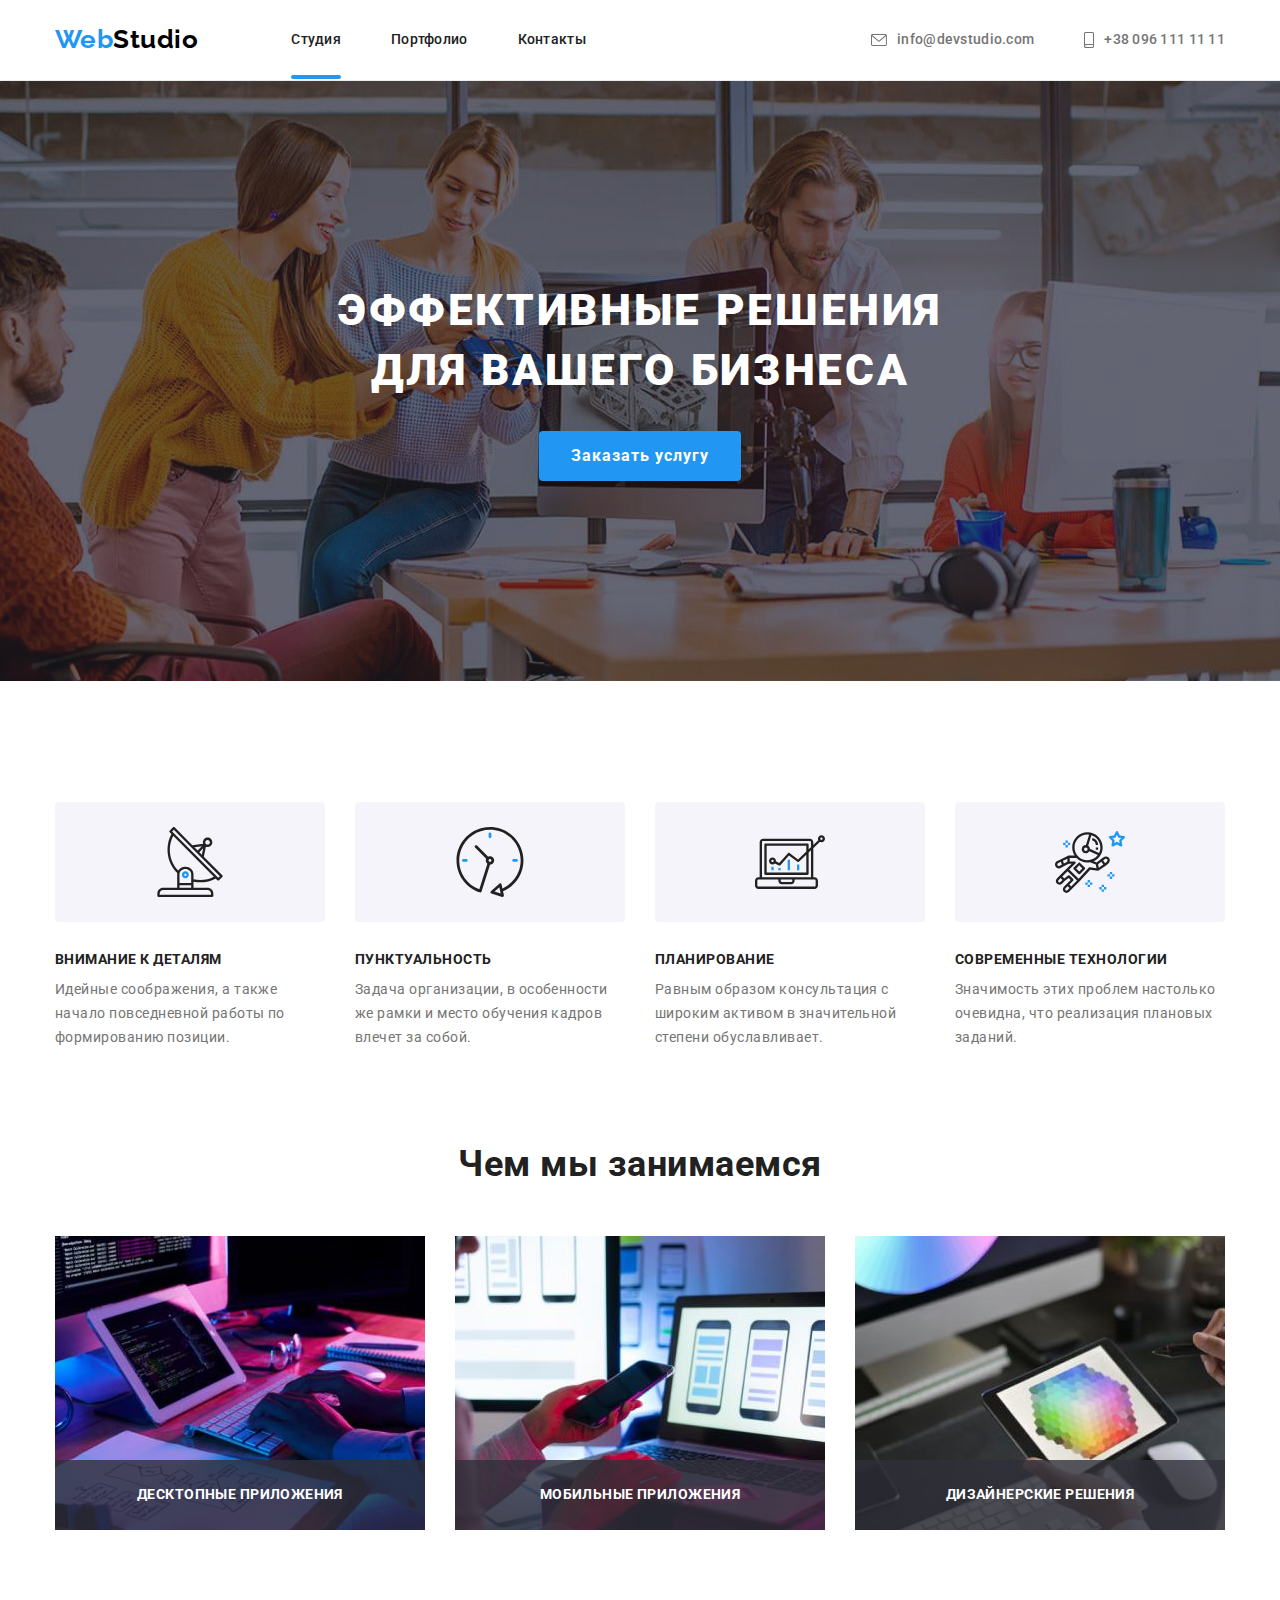
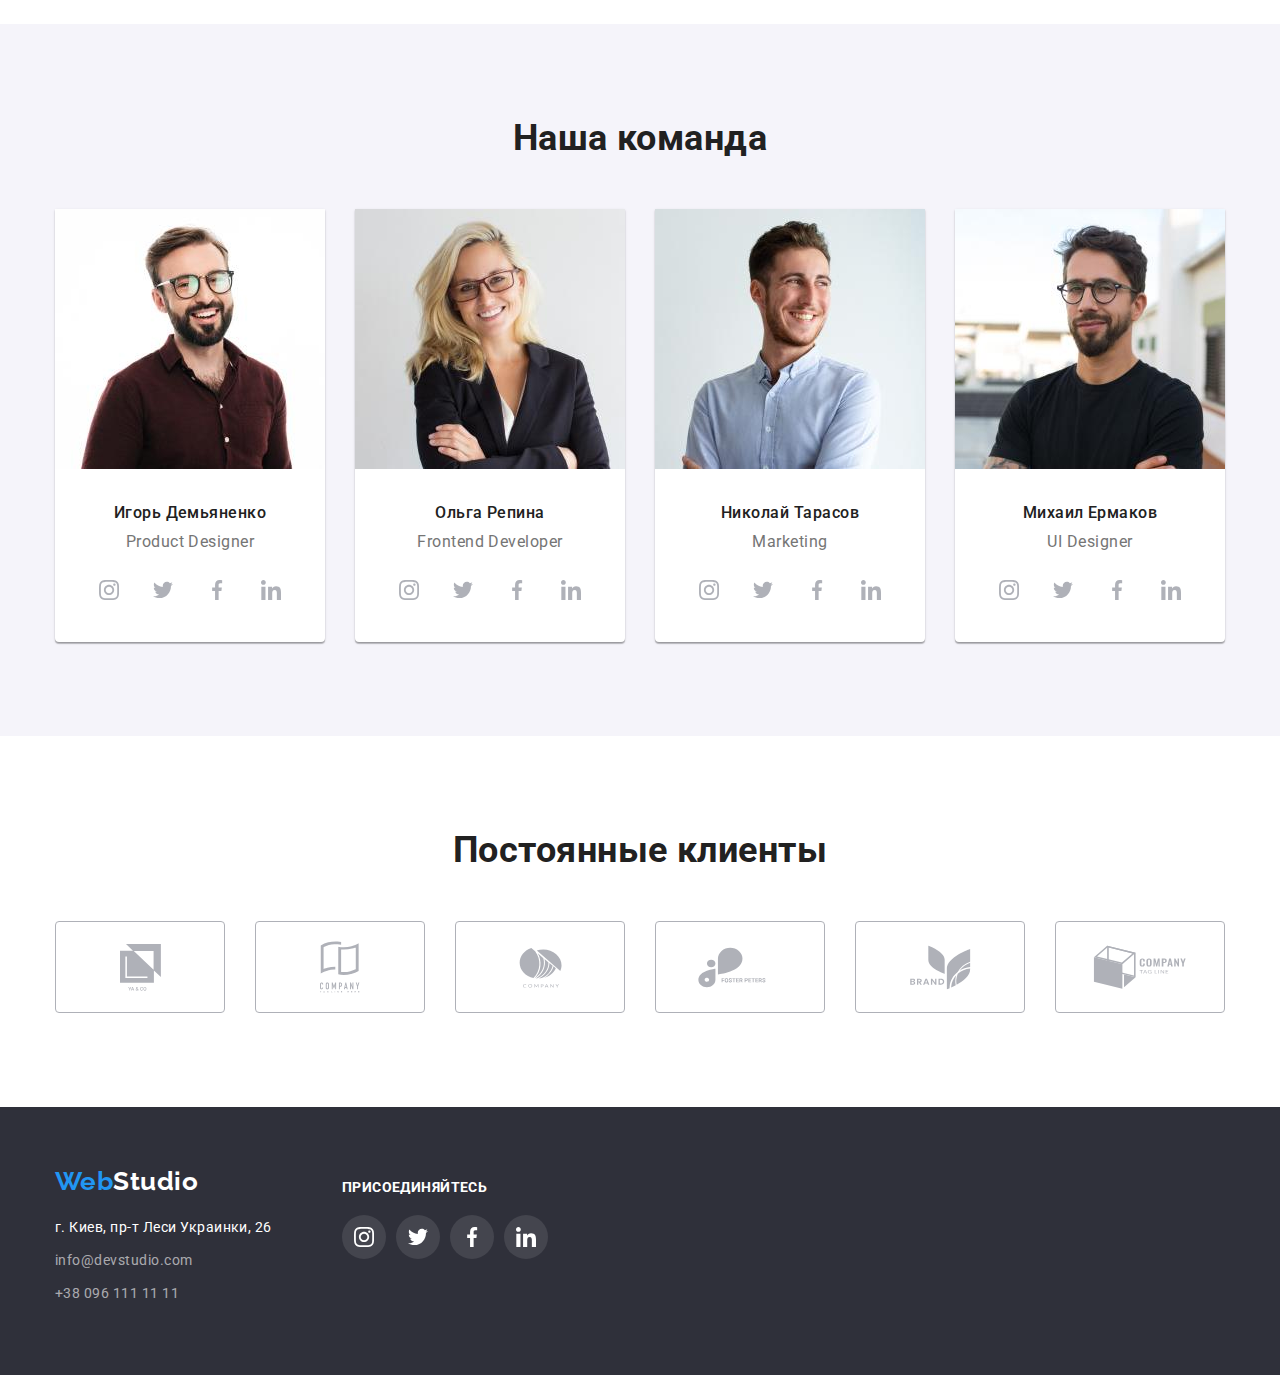
<file: index.html>
<!DOCTYPE html>
<html lang="ru">
<head>
    <meta charset="UTF-8">
    <meta http-equiv="X-UA-Compatible" content="IE=edge">
    <meta name="viewport" content="width=device-width, initial-scale=1.0">
    <title>Document</title>
    <link rel="preconnect" href="https://fonts.googleapis.com">
    <link rel="preconnect" href="https://fonts.gstatic.com" crossorigin>
    <link href="https://fonts.googleapis.com/css2?family=Raleway:wght@700&family=Roboto:wght@400;500;700;900&display=swap"
        rel="stylesheet">
    <link rel="stylesheet" href="./css/modern-normalize.css">
    <link rel="stylesheet" href="./css/styles.css">
    
</head>
    <body>

        <!-- Хедер -->
        
        <header class="header">
            <div class="header-section container">
                <a lang="en" class="logo header-logo" href="/">
                    <span class="accent-logo">Web</span>Studio
                </a>
                <nav class="header-navigation">
                    <ul class="header-list">
                        <li class="header-item">
                            <a class="header-link current" href="./index.html">Студия</a>
                        </li>
                        <li class="header-item">
                            <a class="header-link" href="./portfolio.html">Портфолио</a>
                        </li>
                        <li class="header-item">
                            <a class="header-link" href="">Контакты</a>
                        </li>
                    </ul>
                </nav>

                <!-- Контакты -->

                    <ul class="contacts-list">
                        <li class="contacts-item">
                            <a class="contacts-link" href="mailto:info@devstudio.com">
                                <svg class="contacts-icon" width="16" height="12">
                                    <use href="./images/icons.svg#icon-mail">
                                
                                    </use>
                                </svg>
                                info@devstudio.com</a>
                        </li>
                        <li class="contacts-item">
                            <a class="contacts-link" href="tel:+380961111111">
                                <svg class="contacts-icon" width="10" height="16" >
                                    <use href="./images/icons.svg#icon-tel">

                                    </use>
                                </svg>
                                +38 096 111 11 11</a>
                        </li>
                    </ul>
            </div>
        </header>
        <main>

            <!-- Герой -->

            <section class="hero">           
                    <h1 class="hero-title">Эффективные решения для вашего бизнеса</h1>
                    <button class="hero-btn" type="button" data-modal-open>Заказать услугу</button>
            </section>

            <!-- Преимущества -->
            
            <section class="advantage">
                <div class="container">
                    <h2 class="advantage-title hidden-title">Наши преимущества</h2>
                    <ul class="advantage-list">
                        <li class="advantage-item">
                            <div class="advantage-icons">
                                <svg width="70" height="70">
                                    <use href="./images/icons.svg#icon-antenna">
                                    </use>
                                </svg>
                            </div>
                            <h3 class="advantage-item-title">Внимание к деталям</h3>
                            <p class="advantage-item-text">Идейные соображения, а также начало повседневной работы по формированию позиции.</p>
                        </li>
                        <li class="advantage-item">
                            <div class="advantage-icons">
                                <svg width="70" height="70">
                                    <use href="./images/icons.svg#icon-clock">
                                    </use>
                                </svg>
                            </div>
                            <h3 class="advantage-item-title">Пунктуальность</h3>
                            <p class="advantage-item-text">Задача организации, в особенности же рамки и место обучения кадров влечет за собой.</p>
                        </li>
                        <li class="advantage-item">
                            <div class="advantage-icons">
                                <svg width="70" height="70">
                                    <use href="./images/icons.svg#icon-diagram">
                                    </use>
                                </svg>
                            </div>
                            <h3 class="advantage-item-title">Планирование</h3>
                            <p class="advantage-item-text">Равным образом консультация с широким активом в значительной степени обуславливает.</p>
                        </li>
                        <li class="advantage-item">
                            <div class="advantage-icons">
                                <svg width="70" height="70">
                                    <use href="./images/icons.svg#icon-astronaut">
                                    </use>
                                </svg>
                            </div>
                            <h3 class="advantage-item-title">Современные технологии</h3>
                            <p class="advantage-item-text">Значимость этих проблем настолько очевидна, что реализация плановых заданий.</p>
                        </li>
                    </ul>
                </div>
            </section>

            <!-- Чем мы занимаемся -->

            <section class="whatwedo section">
                <div class="container">
                    <h2 class="whatwedo-title">Чем мы занимаемся</h2>
                    <ul class="whatwedo-list">
                        <li class="whatwedo-item">
                            <div class="what-we-do-card">
                                <img src="./images/whatwedo1.jpg" alt="Програмист набирает код" width="370" height="294">
                                <div class="what-we-do-text">
                                    <p>Десктопные приложения</p>
                                </div>
                            </div>
                        </li>
                        <li class="whatwedo-item">
                            <div class="what-we-do-card">
                                <img src="./images/whatwedo2.jpg" alt="Програмист набирает код" width="370" height="294">
                                <div class="what-we-do-text">
                                    <p>Мобильные приложения</p>
                                </div>
                            </div>
                        <li class="whatwedo-item">
                            <div class="what-we-do-card">
                                <img src="./images/whatwedo3.jpg" alt="Програмист набирает код" width="370" height="294">
                                <div class="what-we-do-text">
                                    <p>Дизайнерские решения</p>
                                </div>
                            </div>
                    </ul>
                </div>
            </section>
            <!-- Наша команда -->
            <section class="team section">
                <div class="container">
                    <h2 class="team-title">Наша команда</h2>
                    <ul class="team-list">
                        <li class="team-item">
                            <img src="./images/ouremployer1.jpg" alt="Фото сотрудника" width="270" height="260">
                            <h3 class="team-item-title">Игорь Демьяненко</h3>
                            <p lang="en" class="team-item-text">Product Designer</p>    
                            <ul class="team-social-list">
                                <li class="team-social-item">
                                    <a href="" class="team-social-link">
                                        <svg class="team-social-icon" width="20" height="20">
                                            <use href="./images/icons.svg#icon-instagram"></use>
                                        </svg>        
                                    </a>
                                </li>
                                <li class="team-social-item">
                                    <a href="" class="team-social-link">
                                        <svg class="team-social-icon" width="20" height="20">
                                            <use href="./images/icons.svg#icon-twitter"></use>
                                        </svg>
                                    </a>
                                </li>
                                <li class="team-social-item">
                                    <a href="" class="team-social-link">
                                        <svg class="team-social-icon" width="20" height="20">
                                            <use href="./images/icons.svg#icon-facebook"></use>
                                        </svg>
                                    </a>
                                </li>
                                <li class="team-social-item">
                                    <a href="" class="team-social-link">
                                        <svg class="team-social-icon" width="20" height="20">
                                            <use href="./images/icons.svg#icon-linkedin"></use>
                                        </svg>
                                    </a>
                                </li>
                            </ul>
                        </li>
                        <li class="team-item">
                            <img src="./images/ouremployer2.jpg" alt="Фото сотрудника" width="270" height="260">
                            <h3 class="team-item-title">Ольга Репина</h3>
                            <p lang="en" class="team-item-text">Frontend Developer</p>
                            <ul class="team-social-list">
                                <li class="team-social-item">
                                    <a href="" class="team-social-link">
                                        <svg class="team-social-icon" width="20" height="20">
                                            <use href="./images/icons.svg#icon-instagram"></use>
                                        </svg>        
                                    </a>
                                </li>
                                <li class="team-social-item">
                                    <a href="" class="team-social-link">
                                        <svg class="team-social-icon" width="20" height="20">
                                            <use href="./images/icons.svg#icon-twitter"></use>
                                        </svg>
                                    </a>
                                </li>
                                <li class="team-social-item">
                                    <a href="" class="team-social-link">
                                        <svg class="team-social-icon" width="20" height="20">
                                            <use href="./images/icons.svg#icon-facebook"></use>
                                        </svg>
                                    </a>
                                </li>
                                <li class="team-social-item">
                                    <a href="" class="team-social-link">
                                        <svg class="team-social-icon" width="20" height="20">
                                            <use href="./images/icons.svg#icon-linkedin"></use>
                                        </svg>
                                    </a>
                                </li>
                            </ul>
                        </li>
                        <li class="team-item">
                            <img src="./images/ouremployer3.jpg" alt="Фото сотрудника" width="270" height="260">
                            <h3 class="team-item-title">Николай Тарасов</h3>
                            <p lang="en" class="team-item-text">Marketing</p>
                            <ul class="team-social-list">
                                <li class="team-social-item">
                                    <a href="" class="team-social-link">
                                        <svg class="team-social-icon" width="20" height="20">
                                            <use href="./images/icons.svg#icon-instagram"></use>
                                        </svg>        
                                    </a>
                                </li>
                                <li class="team-social-item">
                                    <a href="" class="team-social-link">
                                        <svg class="team-social-icon" width="20" height="20">
                                            <use href="./images/icons.svg#icon-twitter"></use>
                                        </svg>
                                    </a>
                                </li>
                                <li class="team-social-item">
                                    <a href="" class="team-social-link">
                                        <svg class="team-social-icon" width="20" height="20">
                                            <use href="./images/icons.svg#icon-facebook"></use>
                                        </svg>
                                    </a>
                                </li>
                                <li class="team-social-item">
                                    <a href="" class="team-social-link">
                                        <svg class="team-social-icon" width="20" height="20">
                                            <use href="./images/icons.svg#icon-linkedin"></use>
                                        </svg>
                                    </a>
                                </li>
                            </ul>
                        </li>
                        <li class="team-item">
                            <img src="./images/ouremployer4.jpg" alt="Фото сотрудника" width="270" height="260">
                            <h3 class="team-item-title">Михаил Ермаков</h3>
                            <p lang="en" class="team-item-text">UI Designer</p>
                            <ul class="team-social-list">
                                <li class="team-social-item">
                                    <a href="" class="team-social-link">
                                        <svg class="team-social-icon" width="20" height="20">
                                            <use href="./images/icons.svg#icon-instagram"></use>
                                        </svg>        
                                    </a>
                                </li>
                                <li class="team-social-item">
                                    <a href="" class="team-social-link">
                                        <svg class="team-social-icon" width="20" height="20">
                                            <use href="./images/icons.svg#icon-twitter"></use>
                                        </svg>
                                    </a>
                                </li>
                                <li class="team-social-item">
                                    <a href="" class="team-social-link">
                                        <svg class="team-social-icon" width="20" height="20">
                                            <use href="./images/icons.svg#icon-facebook"></use>
                                        </svg>
                                    </a>
                                </li>
                                <li class="team-social-item">
                                    <a href="" class="team-social-link">
                                        <svg class="team-social-icon" width="20" height="20">
                                            <use href="./images/icons.svg#icon-linkedin"></use>
                                        </svg>
                                    </a>
                                </li>
                            </ul>
                        </li>
                    </ul>
                </div>
            </section>

            <!-- Постоянные клиенты -->

            <section class="clients section">
                <div class="container">
                    <h2 class="client-title">Постоянные клиенты</h2>
                    <ul class="clients-list">
                        <li class="client-item">
                            <div  class="client-box">
                                <a class="clients-link" href="/">
                                    <svg class="client-icon" width="41" height="47">
                                        <use href="./images/icons.svg#icon-company1"></use>
                                    </svg>
                                </a>
                            </div>
                        </li>
                        <li class="client-item">
                            <div class="client-box">
                                <a class="clients-link" href="/">
                                    <svg class="client-icon" width="40" height="52">
                                        <use href="./images/icons.svg#icon-company2"></use>
                                    </svg>
                                </a>
                            </div>
                        </li>
                        <li class="client-item">
                            <div class="client-box">
                                <a class="clients-link" href="/">
                                    <svg class="client-icon" width="43" height="41">
                                        <use href="./images/icons.svg#icon-company3"></use>
                                    </svg>
                                </a>
                            </div>
                        </li>
                        <li class="client-item">
                            <div class="client-box">
                                <a class="clients-link" href="/">
                                    <svg class="client-icon" width="84" height="41">
                                        <use href="./images/icons.svg#icon-company4"></use>
                                    </svg>
                                </a>
                            </div>
                        </li>
                        <li class="client-item">
                            <div class="client-box">
                                <a class="clients-link" href="/">
                                    <svg class="client-icon" width="63" height="45">
                                        <use href="./images/icons.svg#icon-company5"></use>
                                    </svg>
                                </a>
                            </div>
                        </li>
                        <li class="client-item">
                            <div class="client-box">
                                <a class="clients-link" href="/">
                                    <svg class="client-icon" width="94" height="44">
                                        <use href="./images/icons.svg#icon-company6"></use>
                                    </svg>
                                </a>
                            </div>
                        </li>
                    </ul>
                </div>
            </section>
            </main>

            <!-- Футер -->

            <footer class="footer">
                <div class="container main-box">
                    <div>
                        <div>
                            <a lang="en" class="logo logo-footer"  href="/">
                                <span class="accent-logo">Web</span>Studio
                            </a>
                        </div>
                        <div class="address-box">
                        <address class="address">
                            <ul class="address-list">
                                <li class="address-item"><a class="address-link map" href="https://goo.gl/maps/ziKzirgtUrX7f2B6A">г. Киев, пр-т Леси Украинки, 26</a></li>
                                <li class="address-item"><a class="address-link" href="mailto:info@devstudio.com">info@devstudio.com</a></li>
                                <li class="address-item"><a class="address-link" href="tel:+380961111111">+38 096 111 11 11</a></li>
                            </ul>
                        </address>
                        </div>
                    </div>
                    <div class="join-box">
                        <p class="join-text">Присоединяйтесь</p>
                        <ul class="join-social-list">
                            <li class="join-social-item">
                                <a href="" class="join-social-link">
                                    <svg class="join-social-icon" width="20" height="20">
                                        <use href="./images/icons.svg#icon-instagram"></use>
                                    </svg>
                                </a>
                            </li>
                            <li class="join-social-item">
                                <a href="" class="join-social-link">
                                    <svg class="join-social-icon" width="20" height="20">
                                        <use href="./images/icons.svg#icon-twitter"></use>
                                    </svg>
                                </a>
                            </li>
                            <li class="join-social-item">
                                <a href="" class="join-social-link">
                                    <svg class="join-social-icon" width="20" height="20">
                                        <use href="./images/icons.svg#icon-facebook"></use>
                                    </svg>
                                </a>
                            </li>
                            <li class="join-social-item">
                                <a href="" class="join-social-link">
                                    <svg class="join-social-icon" width="20" height="20">
                                        <use href="./images/icons.svg#icon-linkedin"></use>
                                    </svg>
                                </a>
                            </li>
                        </ul>
                    </div>
                </div>
            </footer>
            <div class="backdrop is-hidden" data-modal>
                <div class="modal">
                    <button type="button" class="modal-close" data-modal-close>
                        <svg class="modal-close-icon" width="11" height="11">
                            <use href="./images/icons.svg#icon-close"></use>
                        </svg>
                    </button>
                </div>
            </div>
            <script src="./js/modal.js"></script>
    </body>
</html>
</file>
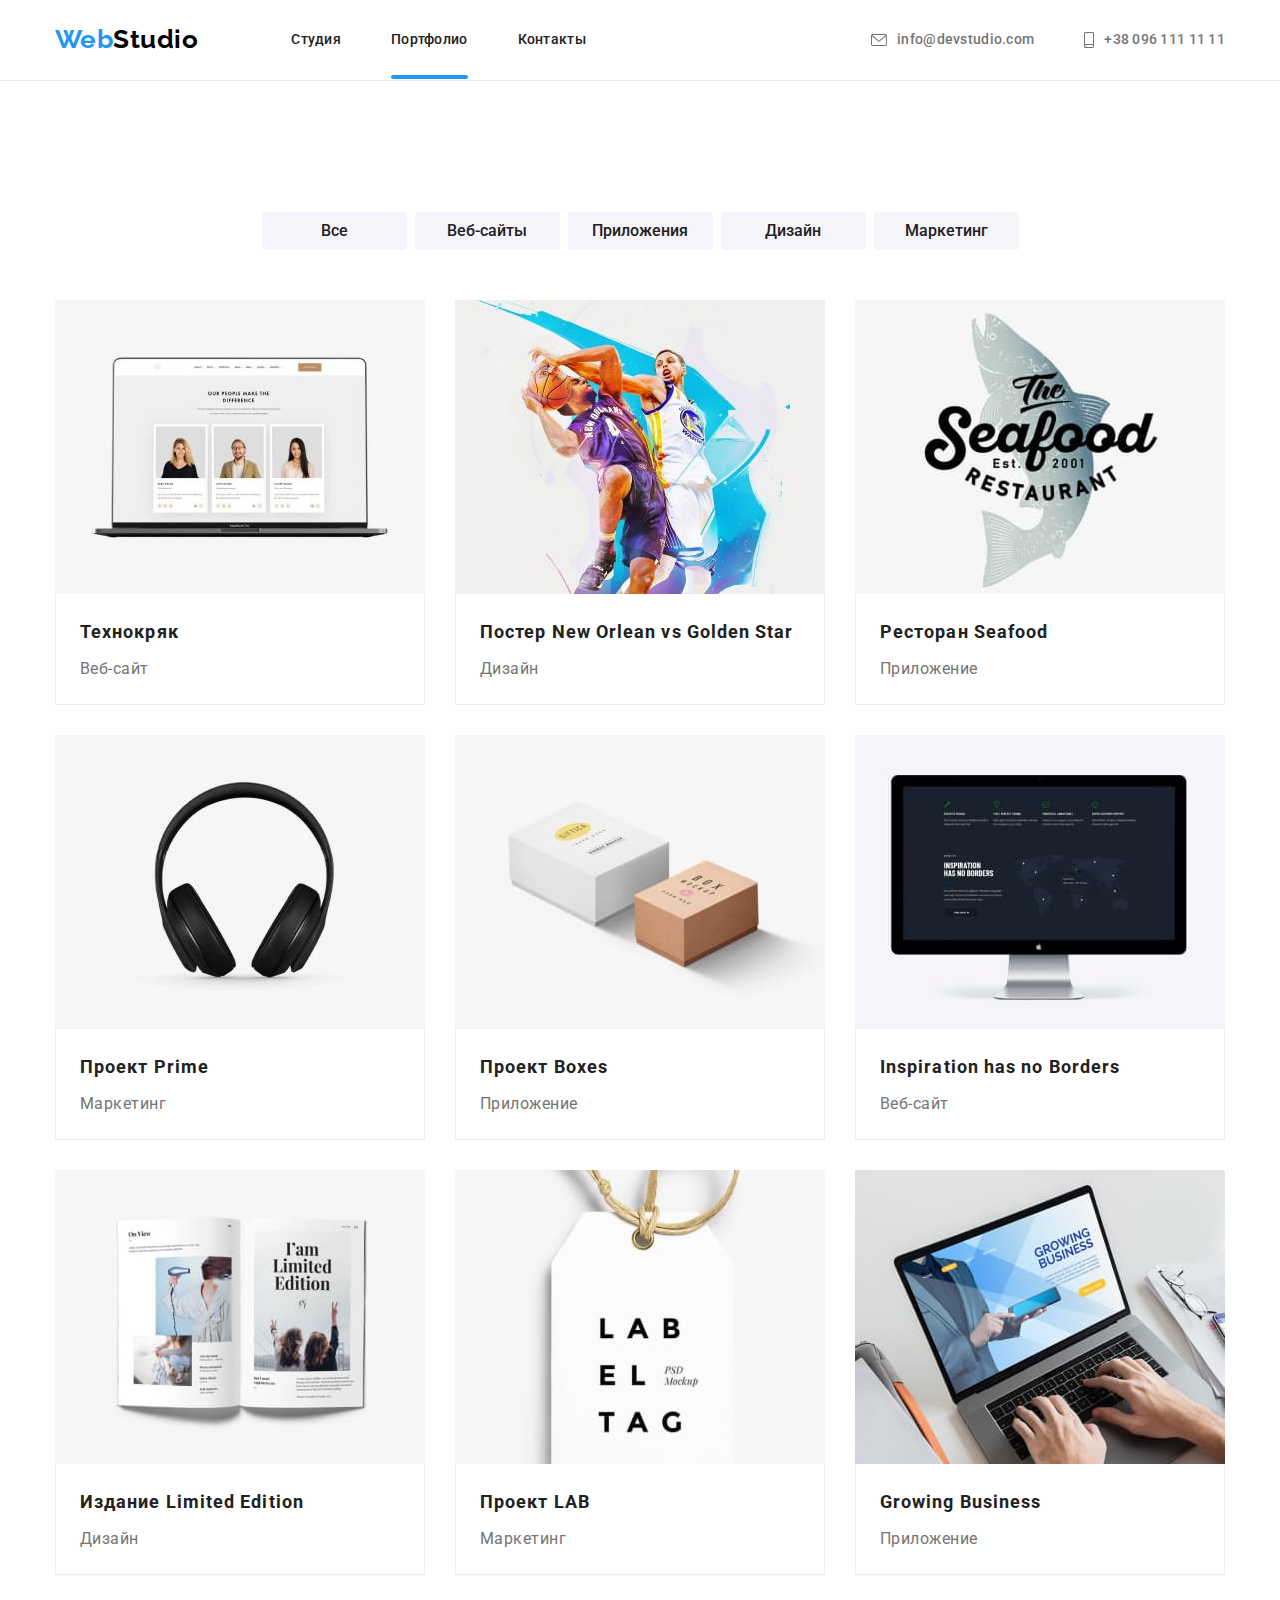
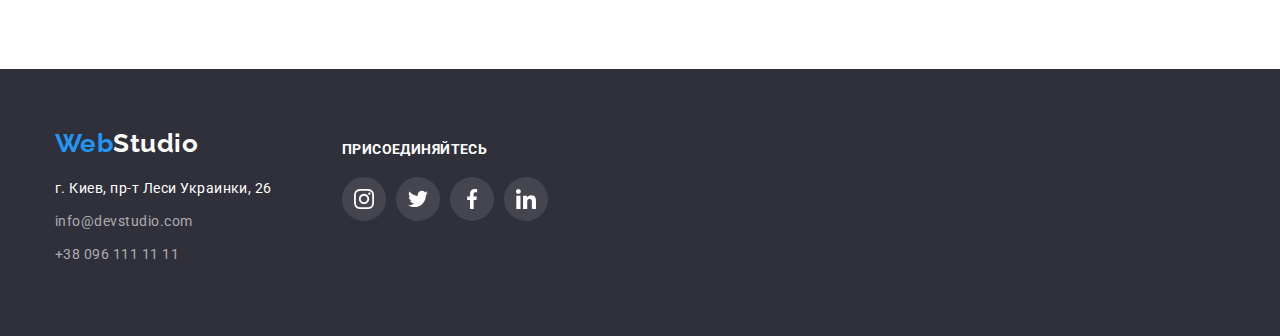
<file: portfolio.html>
<!DOCTYPE html>
<html lang="ru">
<head>
    <meta charset="UTF-8">
    <meta http-equiv="X-UA-Compatible" content="IE=edge">
    <meta name="viewport" content="width=device-width, initial-scale=1.0">
    <title>Document</title>
    <link rel="preconnect" href="https://fonts.googleapis.com">
    <link rel="preconnect" href="https://fonts.gstatic.com" crossorigin>
    <link href="https://fonts.googleapis.com/css2?family=Raleway:wght@700&family=Roboto:wght@400;500;700;900&display=swap"
        rel="stylesheet">
    <link rel="stylesheet" href="./css/modern-normalize.css">
    <link rel="stylesheet" href="./css/styles.css">
    
</head>
    <body>

    <!-- Хедер -->
    
        <header class="header">
            <div class="header-section container">
                <a lang="en" class="logo header-logo" href="/">
                    <span class="accent-logo">Web</span>Studio
                </a>
                <nav class="header-navigation">
                    <ul class="header-list">
                        <li class="header-item">
                            <a class="header-link" href="./index.html">Студия</a>
                        </li>
                        <li class="header-item">
                            <a class="header-link current" href="./portfolio.html">Портфолио</a>
                        </li>
                        <li class="header-item">
                            <a class="header-link" href="">Контакты</a>
                        </li>
                    </ul>
                </nav>
        
                <!-- Контакты -->
        
                <ul class="contacts-list">
                    <li class="contacts-item">
                        <a class="contacts-link" href="mailto:info@devstudio.com">
                            <svg class="contacts-icon" width="16" height="12">
                                <use href="./images/icons.svg#icon-mail">
        
                                </use>
                            </svg>
                            info@devstudio.com</a>
                    </li>
                    <li class="contacts-item">
                        <a class="contacts-link" href="tel:+380961111111">
                            <svg class="contacts-icon" width="10" height="16">
                                <use href="./images/icons.svg#icon-tel">
        
                                </use>
                            </svg>
                            +38 096 111 11 11</a>
                    </li>
                </ul>
            </div>
        </header>
        <main>
            <section class="portfolio section">
                <div class="container">
                    <h1 class="portfolio-title hidden-title">Portfolio</h1>
                    <ul class="portfolio-list">
                        <li class="portfolio-item"><button class="portfolio-btn" type="button">Все</button></li>
                        <li class="portfolio-item"><button class="portfolio-btn" type="button">Веб-сайты</button></li>
                        <li class="portfolio-item"><button class="portfolio-btn" type="button">Приложения</button></li>
                        <li class="portfolio-item"><button class="portfolio-btn" type="button">Дизайн</button></li>
                        <li class="portfolio-item"><button class="portfolio-btn" type="button">Маркетинг</button></li>
                    </ul>
                
                    <ul class="gallery-list">
                        <li class="gallery-item">
                            <a class="gallery-link" href="">
                                <div class="gallery-overlay">
                                    <img src="./images/portfolio1.jpg" alt="Постер проекта" width="370" height="294">
                                    <p class="gallery-overlay-text">Технокряк это современная площадка распространения коронавируса. Компании используют эту платформу для цифрового
                                    шпионажа и атак на защищённые сервера конкурентов.</p>
                                </div>
                                <div class="card">
                                    <h2 class="gallery-title">Технокряк</h2>
                                    <p class="gallery-text">Веб-сайт</p>
                                </div>
                            </a>
                        </li>
                        <li class="gallery-item">
                            <a class="gallery-link" href="">
                                <div class="gallery-overlay">
                                    <img src="./images/portfolio2.jpg" alt="Постер проекта" width="370" height="294">
                                    <p class="gallery-overlay-text">Технокряк это современная площадка распространения коронавируса. Компании используют
                                        эту платформу для цифрового
                                        шпионажа и атак на защищённые сервера конкурентов.</p>
                                </div>
                                <div class="card">
                                <h2 class="gallery-title">Постер <span lang="en">New Orlean vs Golden Star</span></h2>
                                <p class="gallery-text">Дизайн</p>
                                </div>                   
                            </a>
                        </li>
                        <li class="gallery-item">
                            <a class="gallery-link" href="">
                                <div class="gallery-overlay">
                                    <img src="./images/portfolio3.jpg" alt="Постер проекта" width="370" height="294">
                                    <p class="gallery-overlay-text">Технокряк это современная площадка распространения коронавируса. Компании используют
                                        эту платформу для цифрового
                                        шпионажа и атак на защищённые сервера конкурентов.</p>
                                </div>
                                <div class="card">
                                <h2 class="gallery-title">Ресторан <span lang="en">Seafood</span></h2>
                                <p class="gallery-text">Приложение</p>
                                </div>
                            </a>
                        </li>
                        <li class="gallery-item">
                            <a class="gallery-link" href="">
                                <div class="gallery-overlay">
                                    <img src="./images/portfolio4.jpg" alt="Постер проекта" width="370" height="294">
                                    <p class="gallery-overlay-text">Технокряк это современная площадка распространения коронавируса. Компании используют
                                        эту платформу для цифрового
                                        шпионажа и атак на защищённые сервера конкурентов.</p>
                                </div>
                                <div class="card">
                                <h2 class="gallery-title">Проект <span lang="en">Prime</span></h2>
                                <p class="gallery-text">Маркетинг</p>
                                </div>
                            </a>
                        </li>
                        <li class="gallery-item">
                            <a class="gallery-link" href="">
                                <div class="gallery-overlay">
                                    <img src="./images/portfolio5.jpg" alt="Постер проекта" width="370" height="294">
                                    <p class="gallery-overlay-text">Технокряк это современная площадка распространения коронавируса. Компании используют
                                        эту платформу для цифрового
                                        шпионажа и атак на защищённые сервера конкурентов.</p>
                                </div>
                                <div class="card">
                                <h2 class="gallery-title">Проект <span lang="en">Boxes</span></h2>
                                <p class="gallery-text">Приложение</p>
                                </div>
                            </a>
                        </li>
                        <li class="gallery-item">
                            <a class="gallery-link" href="">
                                <div class="gallery-overlay">
                                    <img src="./images/portfolio6.jpg" alt="Постер проекта" width="370" height="294">
                                    <p class="gallery-overlay-text">Технокряк это современная площадка распространения коронавируса. Компании используют
                                        эту платформу для цифрового
                                        шпионажа и атак на защищённые сервера конкурентов.</p>
                                </div>
                                <div class="card">
                                <h2 class="gallery-title"><span lang="en">Inspiration has no Borders</span></h2>
                                <p class="gallery-text">Веб-сайт</p>
                                </div>
                            </a>
                        </li>
                        <li class="gallery-item">
                            <a class="gallery-link" href="">
                                <div class="gallery-overlay">
                                    <img src="./images/portfolio7.jpg" alt="Постер проекта" width="370" height="294">
                                    <p class="gallery-overlay-text">Технокряк это современная площадка распространения коронавируса. Компании используют
                                        эту платформу для цифрового
                                        шпионажа и атак на защищённые сервера конкурентов.</p>
                                </div>
                                <div class="card">
                                <h2 class="gallery-title">Издание <span lang="en">Limited Edition</span></h2>
                                <p class="gallery-text">Дизайн</p>
                                </div>
                            </a>
                        </li>
                        <li class="gallery-item">
                            <a class="gallery-link" href="">
                                <div class="gallery-overlay">
                                    <img src="./images/portfolio8.jpg" alt="Постер проекта" width="370" height="294">
                                    <p class="gallery-overlay-text">Технокряк это современная площадка распространения коронавируса. Компании используют
                                        эту платформу для цифрового
                                        шпионажа и атак на защищённые сервера конкурентов.</p>
                                </div>
                                <div class="card">
                                <h2 class="gallery-title">Проект <span lang="en">LAB</span></h2>
                                <p class="gallery-text">Маркетинг</p>
                                </div>
                            </a>
                        </li>
                        <li class="gallery-item">
                            <a class="gallery-link" href="">
                                <div class="gallery-overlay">
                                    <img src="./images/portfolio9.jpg" alt="Постер проекта" width="370" height="294">
                                    <p class="gallery-overlay-text">Технокряк это современная площадка распространения коронавируса. Компании используют
                                        эту платформу для цифрового
                                        шпионажа и атак на защищённые сервера конкурентов.</p>
                                </div>
                                <div class="card">
                                <h2 class="gallery-title"><span lang="en">Growing Business</span></h2>
                                <p class="gallery-text">Приложение</p>
                                </div>
                            </a>
                        </li>
                    </ul>
                </div>
            </section>
        </main>

        <!-- Футер -->
        
        <footer class="footer">
            <div class="container main-box">
                <div>
                    <div>
                        <a lang="en" class="logo logo-footer" href="/">
                            <span class="accent-logo">Web</span>Studio
                        </a>
                    </div>
                    <div class="address-box">
                        <address class="address">
                            <ul class="address-list">
                                <li class="address-item"><a class="address-link map"
                                        href="https://goo.gl/maps/ziKzirgtUrX7f2B6A">г. Киев, пр-т Леси Украинки, 26</a></li>
                                <li class="address-item"><a class="address-link"
                                        href="mailto:info@devstudio.com">info@devstudio.com</a></li>
                                <li class="address-item"><a class="address-link" href="tel:+380961111111">+38 096 111 11 11</a>
                                </li>
                            </ul>
                        </address>
                    </div>
                </div>
                <div class="join-box">
                    <p class="join-text">Присоединяйтесь</p>
                    <ul class="join-social-list">
                        <li class="join-social-item">
                            <a href="" class="join-social-link">
                                <svg class="join-social-icon" width="20" height="20">
                                    <use href="./images/icons.svg#icon-instagram"></use>
                                </svg>
                            </a>
                        </li>
                        <li class="join-social-item">
                            <a href="" class="join-social-link">
                                <svg class="join-social-icon" width="20" height="20">
                                    <use href="./images/icons.svg#icon-twitter"></use>
                                </svg>
                            </a>
                        </li>
                        <li class="join-social-item">
                            <a href="" class="join-social-link">
                                <svg class="join-social-icon" width="20" height="20">
                                    <use href="./images/icons.svg#icon-facebook"></use>
                                </svg>
                            </a>
                        </li>
                        <li class="join-social-item">
                            <a href="" class="join-social-link">
                                <svg class="join-social-icon" width="20" height="20">
                                    <use href="./images/icons.svg#icon-linkedin"></use>
                                </svg>
                            </a>
                        </li>
                    </ul>
                </div>
            </div>
        </footer>
    </body>
</html>
</file>
<file: css/styles.css>
:root {
  --main-title-color: #212121;
  --second-title-color: #ffffff;
  --accent-color: #2196f3;
  --main-text-color: #757575;
  --second-text-color: #212121;
  --main-header-color: #212121;
  --second-header-color: #757575;
  --main-btn-color: #212121;
  --second-btn-color: #ffffff;
  --main-footer-color: rgba(255, 255, 255, 0.6);
  --second-footer-color: #ffffff;
  --animation: cubic-bezier(0.4, 0, 0.2, 1);
}

body {
  font-family: Roboto, sans-serif;
  letter-spacing: 0.03em;
  color: var(--main-text-color);
}

h1,
h2,
h3,
h4,
h5,
h6,
p,
ul {
  margin: 0;
  padding: 0;
}

svg {
  display: inline;
}

.container {
  width: 1200px;
  margin: 0 auto;
  padding-left: 15px;
  padding-right: 15px;
}

li {
  list-style: none;
}

a {
  text-decoration: none;
}

button {
  cursor: pointer;
}

.hidden-title {
  visibility: hidden;
}

.section {
  padding-top: 94px;
  padding-bottom: 94px;
}

.whatwedo-title,
.team-title,
.client-title {
  margin-bottom: 50px;
  font-weight: 700;
  font-size: 36px;
  line-height: 1.16;
  text-align: center;
  color: var(--main-title-color);
}

/* ------------------------- Лого ----------------------------- */

.logo {
  font-family: Raleway, sans-serif;
  font-weight: 700;
  font-size: 26px;
  line-height: 1.1;
  color: #000000;
}
.header-logo {
  padding-top: 24px;
  padding-bottom: 25px;
}

.accent-logo {
  color: var(--accent-color);
}

/* ------------------------ Хедер ----------------------------- */

.header {
  border-bottom: 1px solid #ececec;
}

.header-section {
  display: flex;
  align-items: center;
}

.header-list {
  display: flex;
  margin-left: 93px;

  font-weight: 500;
  font-size: 14px;
  line-height: 1.14;
  letter-spacing: 0.02em;
}

.header-list a {
  color: var(--main-header-color);
  transition: color 250ms var(--animation);
}
.header-list a:hover,
.header-list a:focus {
  color: var(--accent-color);
}

.header-item:not(:last-child) {
  margin-right: 50px;
}

.header-link,
.contacts-link {
  padding-top: 32px;
  padding-bottom: 32px;
}

.header-link {
  position: relative;
}

.current::after {
  position: absolute;
  bottom: 0;
  content: "";
  display: block;
  width: 100%;
  height: 4px;
  border-radius: 2px;
  background-color: var(--accent-color);
}

/* ----------------------- Контакты ---------------------------- */

.contacts-list {
  display: flex;
  margin-left: auto;
  font-weight: 500;
  font-size: 14px;
  line-height: 1.14;
  letter-spacing: 0.02em;
}

.contacts-list a {
  color: var(--second-header-color);
  transition: color 250ms var(--animation);
}
.contacts-list a:hover,
.contacts-list a:focus {
  color: var(--accent-color);
}
.contacts-item + .contacts-item {
  margin-left: 50px;
}
.contacts-link {
  display: flex;
  justify-content: center;
  align-items: center;
}
.contacts-icon {
  margin-right: 10px;
  fill: var(--second-header-color);
  transition: fill 250ms var(--animation);
}

.contacts-list a:hover svg,
.contacts-list a:focus svg {
  fill: var(--accent-color);
}

/* ------------------------ Герой ----------------------------- */

.hero {
  padding: 200px 0;
  margin: 0 auto;
  max-width: 1600px;
  background-size: cover;
  background-repeat: no-repeat;
  background-position: center;
  background-color: #c4c4c4;
  background-image: linear-gradient(
      rgba(47, 48, 58, 0.4),
      rgba(47, 48, 58, 0.4)
    ),
    url(../images/bcg-hero.jpg);
}
.hero-title {
  width: 696px;
  padding-bottom: 30px;
  margin: 0 auto;

  font-weight: 900;
  font-size: 44px;
  line-height: 1.36;
  letter-spacing: 0.06em;
  text-align: center;
  text-transform: uppercase;

  color: var(--second-title-color);
}
.hero-btn {
  display: block;
  margin: 0 auto;
  padding: 10px 32px;

  font-weight: 700;
  font-size: 16px;
  line-height: 1.87;
  letter-spacing: 0.06em;

  border: none;
  border-radius: 4px;

  box-shadow: 0px 4px 4px rgba(0, 0, 0, 0.15);
  background-color: var(--accent-color);
  color: var(--second-btn-color);

  transition: background-color 250ms var(--animation);
}
.hero-btn:hover,
.hero-btn:focus {
  background-color: #188ce8;
}

/* --------------------- Наши преймущества --------------------- */

.advantage {
  padding-top: 94px;
}

.advantage-list {
  display: flex;
}

.advantage-item {
  width: 270px;
}

.advantage-item:not(:last-child) {
  margin-right: 30px;
}

.advantage-item-title {
  font-weight: 700;
  font-size: 14px;
  line-height: 1.14;
  text-transform: uppercase;
  color: var(--main-title-color);
}
.advantage-item-text {
  padding-top: 10px;
  font-weight: 400;
  font-size: 14px;
  line-height: 1.71;
  color: var(--main-text-color);
}

.advantage-icons {
  height: 120px;
  display: flex;
  justify-content: center;
  align-items: center;
  margin-bottom: 30px;
  background-color: #f5f4fa;
  border-radius: 4px;
}

.advantage-icons svg {
  display: block;
}

/* --------------------- Чем мы занимемся ---------------------- */

.whatwedo-list {
  display: flex;
}

.whatwedo-item {
  width: 370px;
}
.whatwedo-item:not(:last-child) {
  margin-right: 30px;
}

.what-we-do-card {
  position: relative;
  display: flex;
}

.what-we-do-text {
  position: absolute;
  bottom: 0;

  display: flex;
  align-items: center;
  justify-content: center;

  width: 100%;
  height: 70px;

  font-weight: 700;
  font-size: 14px;
  line-height: 1.14;
  text-align: center;
  letter-spacing: 0.03em;
  text-transform: uppercase;

  color: var(--second-title-color);
  background-color: rgba(47, 48, 58, 0.8);
}

/* ------------------------- Наша команда------------------------ */

.team {
  background-color: #f5f4fa;
}

.team-list {
  display: flex;
}

.team-item {
  width: 270px;
  box-shadow: 0px 1px 3px rgba(0, 0, 0, 0.12), 0px 1px 1px rgba(0, 0, 0, 0.14),
    0px 2px 1px rgba(0, 0, 0, 0.2);
  border-radius: 0px 0px 4px 4px;
  background-color: #ffffff;
}

.team-item:not(:last-child) {
  margin-right: 30px;
}

.team-item-title {
  padding-top: 30px;
  padding-bottom: 10px;

  font-weight: 500;
  font-size: 16px;
  line-height: 1.18;
  text-align: center;

  color: var(--main-title-color);
}
.team-item-text {
  margin-bottom: 16px;

  font-weight: 400;
  font-size: 16px;
  line-height: 1.18;
  text-align: center;

  color: var(--main-text-color);
}

.team-social-list {
  padding-bottom: 30px;
  display: flex;
  justify-content: center;
}

.team-social-item {
  width: 44px;
  height: 44px;
}
.team-social-item + .team-social-item {
  margin-left: 10px;
}

.team-social-link {
  width: 100%;
  height: 100%;
  display: flex;
  justify-content: center;
  align-items: center;
  border-radius: 50%;
  transition: background-color 250ms var(--animation);
}

.team-social-icon {
  fill: #afb1b8;
  transition: fill 250ms var(--animation);
}

.team-social-link:hover,
.team-social-link:focus {
  background-color: var(--accent-color);
}

.team-social-link:hover svg,
.team-social-link:focus svg {
  fill: #ffffff;
}

/* --------------------------Постоянные клиенты----------------- */

.clients-list {
  display: flex;
}

.client-box {
  width: 170px;
  height: 92px;
}

.client-item + .client-item {
  margin-left: 30px;
}

.client-icon {
  fill: #afb1b8;
  transition: fill 250ms var(--animation);
}

.clients-link:hover svg,
.clients-link:focus svg {
  fill: var(--accent-color);
}

.clients-link:hover,
.clients-link:focus {
  border: 1px solid var(--accent-color);
}

.clients-link {
  display: flex;
  justify-content: center;
  align-items: center;
  width: 100%;
  height: 100%;
  border: 1px solid #afb1b8;
  border-radius: 4px;
  transition: border 250ms var(--animation);
}

/* ----------------------- Футер ------------------------------- */

.footer {
  background-color: #2f303a;
}
.logo-footer {
  display: block;
  padding-top: 60px;
  padding-bottom: 20px;
  color: #ffffff;
}
.address-link {
  font-weight: 400;
  font-style: normal;
  font-size: 14px;
  line-height: 1.71;
  color: rgba(255, 255, 255, 0.6);
}
.map {
  color: #ffffff;
}
.address-item {
  padding-bottom: 9px;
}
.address-list:last-child {
  padding-bottom: 60px;
}

.main-box {
  display: flex;
  justify-content: baseline;
}

.join-box {
  padding-bottom: 100px;
  margin-left: 70px;
}

.join-text {
  padding-bottom: 20px;
  padding-top: 72px;

  font-weight: bold;
  font-size: 14px;
  line-height: 16px;
  letter-spacing: 0.03em;
  text-transform: uppercase;

  color: var(--second-footer-color);
}

.join-social-list {
  display: flex;
  justify-content: center;
}

.join-social-item {
  width: 44px;
  height: 44px;
}
.join-social-item + .join-social-item {
  margin-left: 10px;
}

.join-social-link {
  width: 100%;
  height: 100%;
  display: flex;
  justify-content: center;
  align-items: center;
  border-radius: 50%;
  background-color: rgba(255, 255, 255, 0.1);
  transition: background-color 250ms var(--animation);
}

.join-social-icon {
  fill: #ffffff;
  transition: fill 250ms var(--animation);
}

.join-social-link:hover,
.join-social-link:focus {
  background-color: var(--accent-color);
}

.join-social-link:hover svg,
.join-social-link:focus svg {
  fill: #ffffff;
}

/* --------------------------Модалка--------------------------- */

.backdrop {
  position: fixed;
  top: 0;
  width: 100vw;
  height: 100vh;
  background-color: rgba(0, 0, 0, 0.2);

  transition: opacity 1000ms var(--animation),
    visibility 1000ms var(--animation);
}

.backdrop.is-hidden .modal {
  transform: translate(-50%, -50%) scale(1.5);
  transition: transform 1000ms var(--animation);
}

.modal {
  position: absolute;
  top: 50%;
  left: 50%;
  transform: translate(-50%, -50%) scale(1);
  transition: transform 1000ms var(--animation);
  width: 528px;
  min-height: 581px;

  background-color: #ffffff;
  box-shadow: 0px 1px 3px rgba(0, 0, 0, 0.12), 0px 1px 1px rgba(0, 0, 0, 0.14),
    0px 2px 1px rgba(0, 0, 0, 0.2);
  border-radius: 4px;
}

.modal-close {
  position: absolute;
  top: 8px;
  right: 8px;
  display: flex;
  align-items: center;
  justify-content: center;
  width: 30px;
  height: 30px;
  background-color: transparent;
  border: 1px solid rgba(0, 0, 0, 0.1);
  border-radius: 50%;
}

.is-hidden {
  visibility: hidden;
  opacity: 0;
  pointer-events: none;
}

/* ---------------------- Портфолио --------------------------- */

.portfolio-list {
  display: flex;
  justify-content: center;
  margin-bottom: 50px;
}

.portfolio-item:not(:last-child) {
  margin-right: 8px;
}

.portfolio-btn {
  width: 145px;
  height: 38px;
  left: 712px;
  top: 174px;

  border: none;
  border-radius: 4px;

  font-weight: 500;
  font-size: 16px;
  line-height: 1.62;
  text-align: center;

  color: var(--main-btn-color);
  background: #f5f4fa;

  transition: color 250ms var(--animation),
    background-color 250ms var(--animation), box-shadow 250ms var(--animation);
}

.portfolio-btn:hover,
.portfolio-btn:focus {
  background-color: var(--accent-color);
  color: var(--second-btn-color);
  box-shadow: 0px 3px 1px rgba(0, 0, 0, 0.1), 0px 1px 2px rgba(0, 0, 0, 0.08),
    0px 2px 2px rgba(0, 0, 0, 0.12);
}

/* ------------------------ Галерея ---------------------------- */

.gallery-list {
  display: flex;
  flex-wrap: wrap;
  margin-bottom: -30px;
}
.gallery-item {
  display: block;
  background-color: #ffffff;
  margin-right: 30px;
  margin-bottom: 30px;
  width: 370px;
  transition: box-shadow 250ms var(--animation);
}
.gallery-item:nth-child(3n) {
  margin-right: 0;
}

.gallery-item:hover,
.gallery-item:focus {
  box-shadow: 0px 1px 1px rgba(0, 0, 0, 0.12), 0px 4px 4px rgba(0, 0, 0, 0.06),
    1px 4px 6px rgba(0, 0, 0, 0.16);
}

.gallery-title {
  padding: 20px 24px 4px;
  font-weight: 700;
  font-size: 18px;
  line-height: 2;
  letter-spacing: 0.06em;
  color: var(--main-title-color);
}

.gallery-text {
  padding: 0 24px 20px;
  font-weight: 400;
  font-size: 16px;
  line-height: 1.87;
  color: var(--main-text-color);
}

.card {
  border-right: 1px solid #eeeeee;
  border-left: 1px solid #eeeeee;
  border-bottom: 1px solid #eeeeee;
  border-top: none;
}

.gallery-link > img {
  display: block;
}

.gallery-overlay {
  position: relative;
  overflow: hidden;
  height: 294px;
}

.gallery-overlay-text {
  position: absolute;
  top: 0;
  left: 0;
  padding: 63px 24px;

  transform: translateY(100%);
  transition: transform 250ms var(--animation);

  font-weight: 400;
  font-size: 18px;
  line-height: 1.56;
  letter-spacing: 0.03em;

  color: var(--second-title-color);
  background-color: rgba(33, 150, 243, 0.9);
}

.gallery-item:hover .gallery-overlay-text,
.gallery-item:focus .gallery-overlay-text {
  transform: translateY(0);
}
</file>
